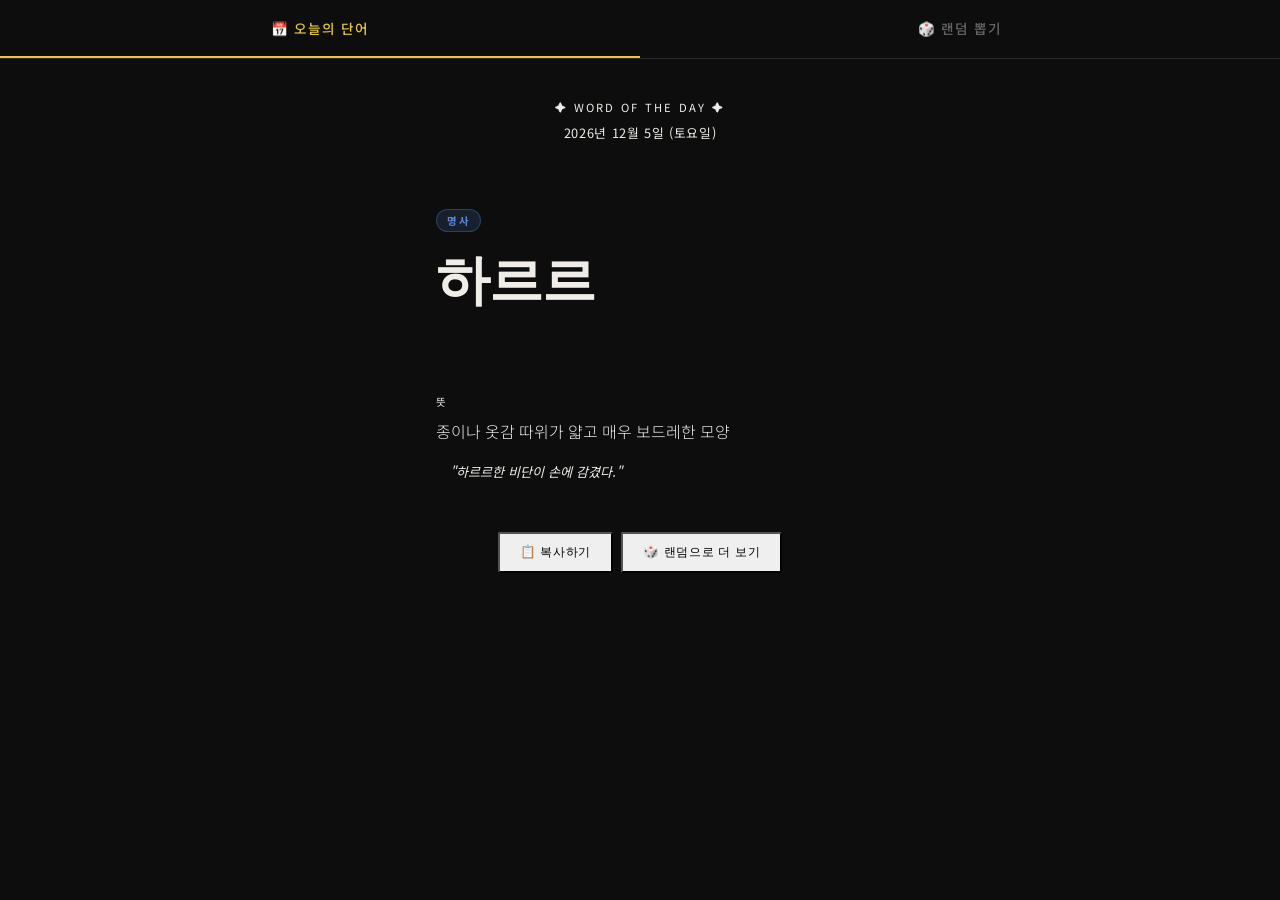
<file: index.html>
<!DOCTYPE html>

<html lang="ko">
<head>
<meta charset="UTF-8">
<meta name="viewport" content="width=device-width, initial-scale=1.0, viewport-fit=cover">
<title>한국어 단어 뽑기</title>

<!-- ── 아이폰 홈 화면 추가 설정 ── -->

<meta name="apple-mobile-web-app-capable" content="yes">
<meta name="apple-mobile-web-app-status-bar-style" content="black-translucent">
<meta name="apple-mobile-web-app-title" content="단어뽑기">
<meta name="theme-color" content="#0d0d0d">
<meta name="mobile-web-app-capable" content="yes">
<link rel="apple-touch-icon" href="data:image/svg+xml,%3Csvg xmlns='http://www.w3.org/2000/svg' width='180' height='180' viewBox='0 0 180 180'%3E%3Crect width='180' height='180' rx='36' fill='%230d0d0d'/%3E%3Ccircle cx='90' cy='90' r='70' fill='%231a1a1a'/%3E%3Ctext x='90' y='72' font-family='serif' font-size='52' fill='%23e8c547' text-anchor='middle' dominant-baseline='middle'%3E字%3C/text%3E%3Ctext x='90' y='128' font-family='sans-serif' font-size='20' fill='%23f0ede8' text-anchor='middle'%3E단어뽑기%3C/text%3E%3C/svg%3E">

<link href="https://fonts.googleapis.com/css2?family=Noto+Serif+KR:wght@400;700;900&family=Noto+Sans+KR:wght@300;400;500;700&display=swap" rel="stylesheet">
<style>
  :root {
    --bg:#0d0d0d; --surface:#161616; --surface2:#1e1e1e; --border:#2a2a2a;
    --text:#f0ede8; --muted:#666; --dim:#444; --accent:#e8c547;
  }
  *{margin:0;padding:0;box-sizing:border-box;}
  body{background:var(--bg);color:var(--text);font-family:'Noto Sans KR',sans-serif;min-height:100vh;display:flex;flex-direction:column;align-items:center;}
  .tabs{width:100%;display:flex;border-bottom:1px solid var(--border);position:sticky;top:0;background:var(--bg);z-index:10;}
  .tab{flex:1;padding:18px;text-align:center;font-size:0.85rem;letter-spacing:0.08em;color:var(--muted);cursor:pointer;border-bottom:2px solid transparent;transition:all 0.2s;font-weight:500;}
  .tab.active{color:var(--accent);border-bottom-color:var(--accent);}
  .page{display:none;width:100%;padding:40px 20px 60px;align-items:center;flex-direction:column;}
  .page.active{display:flex;}

/* WOD */
.wod-header{text-align:center;margin-bottom:32px;}
.wod-label{font-size:0.7rem;letter-spacing:0.2em;color:var(–accent);margin-bottom:8px;display:block;}
.wod-date{font-size:0.8rem;color:var(–muted);letter-spacing:0.05em;}
.big-card{width:min(480px,92vw);border:1px solid var(–border);border-radius:4px;overflow:hidden;background:var(–surface);margin-bottom:24px;}
.big-card-top{padding:32px 36px 28px;border-bottom:1px solid var(–border);}
.cat-pill{display:inline-block;font-size:0.65rem;letter-spacing:0.15em;padding:3px 10px;border-radius:20px;margin-bottom:20px;font-weight:700;}
.big-word{font-family:‘Noto Serif KR’,serif;font-size:clamp(2rem,8vw,3.4rem);font-weight:900;line-height:1.1;letter-spacing:-0.02em;margin-bottom:8px;}
.big-reading{font-size:1rem;color:var(–accent);letter-spacing:0.15em;min-height:1.4em;}
.big-card-bottom{padding:24px 36px;}
.meaning-label{font-size:0.65rem;letter-spacing:0.15em;color:var(–muted);margin-bottom:8px;display:block;}
.meaning-text{font-size:1rem;line-height:1.75;color:var(–text);margin-bottom:16px;font-weight:300;}
.example-text{font-size:0.82rem;color:var(–dim);line-height:1.7;font-style:italic;border-left:2px solid var(–border);padding-left:14px;}
.share-row{display:flex;gap:8px;justify-content:center;flex-wrap:wrap;}
.share-btn{background:var(–surface2);border:1px solid var(–border);color:var(–muted);padding:10px 20px;font-size:0.78rem;letter-spacing:0.05em;cursor:pointer;border-radius:2px;transition:all 0.2s;font-family:‘Noto Sans KR’,sans-serif;}
.share-btn:hover{color:var(–text);border-color:var(–dim);}

/* RANDOM */
.filter-row{display:flex;flex-wrap:wrap;gap:6px;justify-content:center;margin-bottom:32px;max-width:600px;}
.filter-btn{padding:7px 16px;border-radius:2px;border:1px solid var(–border);background:transparent;color:var(–muted);font-size:0.78rem;letter-spacing:0.06em;cursor:pointer;transition:all 0.18s;font-family:‘Noto Sans KR’,sans-serif;}
.filter-btn:hover{border-color:var(–dim);color:var(–text);}
.filter-btn.on{color:#000;font-weight:700;}
.roll-area{width:min(480px,92vw);margin-bottom:24px;}
.roll-card{background:var(–surface);border:1px solid var(–border);border-radius:4px;padding:40px 36px;text-align:center;min-height:300px;display:flex;flex-direction:column;align-items:center;justify-content:center;gap:14px;position:relative;overflow:hidden;}
.roll-card::before{content:’’;position:absolute;top:0;left:0;right:0;height:2px;background:var(–accent);transform:scaleX(0);transition:transform 0.4s ease;transform-origin:left;}
.roll-card.loaded::before{transform:scaleX(1);}
.roll-word{font-family:‘Noto Serif KR’,serif;font-size:clamp(1.8rem,7vw,3rem);font-weight:900;letter-spacing:-0.02em;line-height:1.2;}
.roll-reading{font-size:0.9rem;color:var(–accent);letter-spacing:0.15em;min-height:1.2em;}
.roll-meaning{font-size:0.92rem;color:#aaa;line-height:1.75;max-width:340px;font-weight:300;}
.roll-example{font-size:0.78rem;color:var(–dim);font-style:italic;max-width:320px;line-height:1.65;}
.roll-divider{width:40px;height:1px;background:var(–border);}
.placeholder-text{color:var(–muted);font-size:0.9rem;letter-spacing:0.08em;}
.btn-big{width:min(480px,92vw);padding:18px;background:var(–accent);color:#000;border:none;font-family:‘Noto Serif KR’,serif;font-size:1.05rem;font-weight:900;letter-spacing:0.1em;cursor:pointer;border-radius:2px;transition:all 0.2s;margin-bottom:16px;}
.btn-big:hover{background:#f0d050;transform:translateY(-1px);}
.btn-big:active{transform:translateY(0);}
.count-line{font-size:0.72rem;color:var(–muted);letter-spacing:0.12em;margin-bottom:32px;}
.history-wrap{width:min(480px,92vw);}
.history-title{font-size:0.68rem;letter-spacing:0.15em;color:var(–muted);margin-bottom:12px;text-align:center;}
.history-chips{display:flex;flex-wrap:wrap;gap:6px;justify-content:center;}
.chip{font-size:0.75rem;padding:5px 12px;border:1px solid var(–border);border-radius:20px;color:var(–muted);cursor:pointer;transition:all 0.15s;font-family:‘Noto Serif KR’,serif;}
.chip:hover{color:var(–text);border-color:var(–dim);}

/* stats badge */
.stats-row{display:flex;gap:8px;flex-wrap:wrap;justify-content:center;margin-bottom:24px;max-width:480px;}
.stat-badge{font-size:0.7rem;padding:4px 12px;border:1px solid var(–border);border-radius:20px;color:var(–muted);}

@keyframes fadeUp{from{opacity:0;transform:translateY(12px)}to{opacity:1;transform:translateY(0)}}
.fade-in{animation:fadeUp 0.35s ease forwards;}

.c-명사{background:rgba(90,139,224,0.15);color:#5a8be0;border:1px solid rgba(90,139,224,0.3);}
.c-형용사{background:rgba(90,184,140,0.15);color:#5ab88c;border:1px solid rgba(90,184,140,0.3);}
.c-성어{background:rgba(232,197,71,0.15);color:#e8c547;border:1px solid rgba(232,197,71,0.3);}
.c-속담{background:rgba(224,90,58,0.15);color:#e05a3a;border:1px solid rgba(224,90,58,0.3);}
.c-의성어{background:rgba(155,90,224,0.15);color:#9b5ae0;border:1px solid rgba(155,90,224,0.3);}
.c-의태어{background:rgba(90,224,212,0.15);color:#5ae0d4;border:1px solid rgba(90,224,212,0.3);}

.toast{position:fixed;bottom:30px;left:50%;transform:translateX(-50%);background:var(–surface2);border:1px solid var(–border);color:var(–text);padding:10px 24px;font-size:0.8rem;border-radius:2px;opacity:0;transition:opacity 0.2s;pointer-events:none;z-index:100;}
.toast.show{opacity:1;}
</style>

</head>
<body>

<div class="tabs">
  <div class="tab active" onclick="showPage('wod',this)">📅 오늘의 단어</div>
  <div class="tab" onclick="showPage('random',this)">🎲 랜덤 뽑기</div>
</div>

<!-- 오늘의 단어 -->

<div class="page active" id="page-wod">
  <div class="wod-header">
    <span class="wod-label">✦ WORD OF THE DAY ✦</span>
    <div class="wod-date" id="todayDate"></div>
  </div>
  <div class="big-card">
    <div class="big-card-top">
      <div class="cat-pill" id="wodCat"></div>
      <div class="big-word" id="wodWord"></div>
      <div class="big-reading" id="wodReading"></div>
    </div>
    <div class="big-card-bottom">
      <span class="meaning-label">뜻</span>
      <div class="meaning-text" id="wodMeaning"></div>
      <div class="example-text" id="wodExample"></div>
    </div>
  </div>
  <div class="share-row">
    <button class="share-btn" onclick="copyWod()">📋 복사하기</button>
    <button class="share-btn" onclick="document.querySelectorAll('.tab')[1].click()">🎲 랜덤으로 더 보기</button>
  </div>
</div>

<!-- 랜덤 뽑기 -->

<div class="page" id="page-random">
  <div class="filter-row">
    <button class="filter-btn on" id="f-all" style="background:#e8c547;border-color:#e8c547;" onclick="toggleFilter('all',this)">전체</button>
    <button class="filter-btn" id="f-명사"   onclick="toggleFilter('명사',this)">명사</button>
    <button class="filter-btn" id="f-형용사" onclick="toggleFilter('형용사',this)">형용사</button>
    <button class="filter-btn" id="f-성어"   onclick="toggleFilter('성어',this)">성어</button>
    <button class="filter-btn" id="f-속담"   onclick="toggleFilter('속담',this)">속담</button>
    <button class="filter-btn" id="f-의성어" onclick="toggleFilter('의성어',this)">의성어</button>
    <button class="filter-btn" id="f-의태어" onclick="toggleFilter('의태어',this)">의태어</button>
  </div>
  <div class="stats-row" id="statsRow"></div>
  <div class="roll-area">
    <div class="roll-card" id="rollCard">
      <span class="placeholder-text">아래 버튼을 눌러 단어를 뽑아보세요 ✦</span>
    </div>
  </div>
  <button class="btn-big" onclick="roll()">✦ 단어 뽑기 ✦</button>
  <div class="count-line" id="rollCount">0번 뽑음</div>
  <div class="history-wrap" id="historyWrap" style="display:none">
    <div class="history-title">최근 뽑은 단어 (클릭하면 다시 보기)</div>
    <div class="history-chips" id="historyChips"></div>
  </div>
</div>

<div class="toast" id="toast"></div>

<script>
// ══════════════════════════════════════════════
//  DATA  (명사 50 / 형용사 40 / 성어 60 / 속담 35 / 의성어 40 / 의태어 40)
// ══════════════════════════════════════════════
const data = {

// ─── 명사 (50개) ──────────────────────────────
명사: [
  {word:"노을",r:"",m:"해가 질 때 하늘이 붉게 물드는 현상",e:"\"저녁 노을이 너무 아름답다.\""},
  {word:"여백",r:"",m:"글씨나 그림 없이 비어 있는 공간, 또는 마음의 여유",e:"\"여백의 미가 느껴지는 그림이다.\""},
  {word:"그리움",r:"",m:"멀리 있거나 잃어버린 것을 몹시 생각하는 마음",e:"\"고향에 대한 그리움이 밀려왔다.\""},
  {word:"서리",r:"",m:"기온이 내려가 대기 중의 수증기가 얼어붙은 것",e:"\"아침 풀잎에 서리가 내렸다.\""},
  {word:"해돋이",r:"",m:"해가 떠오르는 현상, 또는 그 광경",e:"\"새해 해돋이를 보러 동해안에 갔다.\""},
  {word:"무지개",r:"",m:"비 온 뒤 햇빛이 굴절되어 생기는 일곱 색의 호",e:"\"비 그치고 무지개가 떴다.\""},
  {word:"추억",r:"",m:"지나간 일을 돌이켜 생각함, 또는 그 기억",e:"\"어린 시절 추억이 새록새록 떠오른다.\""},
  {word:"달무리",r:"",m:"달 주위에 생기는 흰 테두리",e:"\"달무리가 지니 내일 비가 오겠구나.\""},
  {word:"소나기",r:"",m:"갑자기 세차게 내리다가 곧 그치는 비",e:"\"갑자기 소나기가 쏟아졌다.\""},
  {word:"새벽",r:"",m:"밤이 끝나고 날이 밝아 올 무렵",e:"\"새벽 공기가 차갑고 맑다.\""},
  {word:"봄볕",r:"",m:"봄철의 따뜻하고 포근한 햇빛",e:"\"봄볕 아래 꽃들이 만발했다.\""},
  {word:"나들이",r:"",m:"가까운 곳에 구경이나 기분 전환을 위해 나가는 일",e:"\"가족과 봄 나들이를 다녀왔다.\""},
  {word:"물안개",r:"",m:"강이나 호수 위에 피어오르는 안개",e:"\"새벽 강가에 물안개가 자욱했다.\""},
  {word:"낙엽",r:"",m:"가을에 나무에서 떨어지는 잎",e:"\"발밑에서 낙엽이 바스락거렸다.\""},
  {word:"햇살",r:"",m:"햇빛이 뻗쳐 나오는 줄기",e:"\"따사로운 햇살이 방 안을 가득 채웠다.\""},
  {word:"눈꽃",r:"",m:"나뭇가지 등에 눈이 쌓여 꽃처럼 보이는 것",e:"\"산에는 눈꽃이 만발해 있었다.\""},
  {word:"들녘",r:"",m:"넓게 펼쳐진 들판",e:"\"가을 들녘이 황금빛으로 물들었다.\""},
  {word:"이슬",r:"",m:"밤사이 공기 중의 수분이 차가운 물체에 맺힌 물방울",e:"\"풀잎 위에 이슬이 맺혔다.\""},
  {word:"설렘",r:"",m:"마음이 가볍게 들뜨고 흥분되는 느낌",e:"\"여행 전날 밤 설렘으로 잠을 못 잤다.\""},
  {word:"여운",r:"",m:"소리나 감동이 끝난 뒤에도 남아 있는 느낌",e:"\"영화가 끝난 후에도 여운이 오래 남았다.\""},
  {word:"고요",r:"",m:"아무 소리 없이 조용하고 평화로운 상태",e:"\"심야의 고요 속에 책을 읽었다.\""},
  {word:"별빛",r:"",m:"별이 내뿜는 빛",e:"\"밤하늘의 별빛이 쏟아질 듯 빛났다.\""},
  {word:"첫눈",r:"",m:"그 해 겨울에 처음으로 내리는 눈",e:"\"첫눈이 오는 날 약속을 했다.\""},
  {word:"오솔길",r:"",m:"좁고 호젓한 길",e:"\"오솔길을 따라 걸으며 생각에 잠겼다.\""},
  {word:"강바람",r:"",m:"강에서 불어오는 바람",e:"\"저녁 강바람이 시원하게 불어왔다.\""},
  {word:"정취",r:"",m:"그 분위기에서 느껴지는 운치와 흥취",e:"\"가을 산의 정취가 물씬 풍겼다.\""},
  {word:"윤슬",r:"",m:"햇빛이나 달빛에 비치어 반짝이는 잔물결",e:"\"바다 위의 윤슬이 눈부시게 빛났다.\""},
  {word:"다솜",r:"",m:"사랑, 애틋한 사랑 (순우리말)",e:"\"그 눈빛 속에 다솜이 담겨 있었다.\""},
  {word:"가람",r:"",m:"강(江)의 순우리말",e:"\"가람처럼 유유히 흘러가는 삶.\""},
  {word:"나래",r:"",m:"날개의 방언, 날개를 뜻하는 순우리말",e:"\"나래를 펼치고 훨훨 날아가고 싶다.\""},
  {word:"하늬바람",r:"",m:"서쪽에서 불어오는 바람",e:"\"하늬바람이 시원하게 불어왔다.\""},
  {word:"소소리바람",r:"",m:"이른 봄에 차갑고 음산하게 부는 바람",e:"\"소소리바람이 불어 살짝 한기가 느껴졌다.\""},
  {word:"늘솔길",r:"",m:"언제나 솔바람이 불어오는 길",e:"\"늘솔길을 걸으면 마음이 정화된다.\""},
  {word:"누리",r:"",m:"세상, 세계를 뜻하는 순우리말",e:"\"온 누리에 평화가 가득하길.\""},
  {word:"가온",r:"",m:"가운데, 세상의 중심이라는 뜻의 순우리말",e:"\"그는 언제나 사람들 가온에 있었다.\""},
  {word:"먼산바라기",r:"",m:"그저 먼 산을 향해 시선을 두고 있는 것",e:"\"창밖으로 먼산바라기를 하며 생각에 잠겼다.\""},
  {word:"하르르",r:"",m:"종이나 옷감 따위가 얇고 매우 보드레한 모양",e:"\"하르르한 비단이 손에 감겼다.\""},
  {word:"미소",r:"",m:"소리 없이 빙긋이 웃는 웃음",e:"\"그녀의 미소가 따뜻했다.\""},
  {word:"흔적",r:"",m:"지나간 사물이나 일이 남긴 자국",e:"\"눈 위에 발자국 흔적이 남았다.\""},
  {word:"새소리",r:"",m:"새가 지저귀는 소리",e:"\"아침에 새소리를 들으며 눈을 떴다.\""},
  {word:"기척",r:"",m:"사람이 있다는 것을 느끼게 하는 동작이나 소리",e:"\"방 안에서 기척이 들렸다.\""},
  {word:"어스름",r:"",m:"해 질 녘이나 새벽에 어둑어둑한 상태",e:"\"어스름이 깔리는 저녁 무렵.\""},
  {word:"길목",r:"",m:"길의 중요한 통로나 요소가 되는 곳",e:"\"마을 길목에서 그를 기다렸다.\""},
  {word:"한들바람",r:"",m:"부드럽게 흔들리는 바람",e:"\"한들바람이 풀잎을 살랑이게 했다.\""},
  {word:"붙박이별",r:"",m:"변함없이 한 자리에 있는 별, 북극성",e:"\"붙박이별처럼 변함없이 그 자리를 지켰다.\""},
  {word:"소솜",r:"",m:"소나기가 한 번 내리는 동안, 아주 짧은 시간",e:"\"소솜만에 비가 그쳤다.\""},
  {word:"두레",r:"",m:"농촌에서 힘든 일을 함께 하기 위한 공동 협력 조직",e:"\"두레를 이루어 논밭을 함께 일구었다.\""},
  {word:"마루",r:"",m:"산이나 언덕의 꼭대기, 또는 집 안의 넓은 공간",e:"\"산마루에서 바라본 전경이 장관이었다.\""},
  {word:"봄내음",r:"",m:"봄철에 나는 풋풋하고 싱그러운 냄새",e:"\"봄내음이 코끝에 스쳤다.\""},
  {word:"안개꽃",r:"",m:"꽃다발에 곁들이는 잔잔한 흰 꽃",e:"\"장미와 안개꽃으로 꽃다발을 만들었다.\""},
],

// ─── 형용사 (40개) ────────────────────────────
형용사: [
  {word:"포근하다",r:"",m:"따뜻하고 부드러워 아늑한 느낌이 있다",e:"\"이불이 포근해서 일어나기 싫다.\""},
  {word:"아스라하다",r:"",m:"기억이나 모습이 희미하게 멀다",e:"\"그 기억이 아스라하게 남아있다.\""},
  {word:"나지막하다",r:"",m:"높이나 소리가 조금 낮다",e:"\"나지막한 목소리로 속삭였다.\""},
  {word:"싱그럽다",r:"",m:"풋풋하고 향기로운 느낌이 있다",e:"\"봄 풀 향기가 싱그럽다.\""},
  {word:"애틋하다",r:"",m:"마음에 사무쳐 안타깝고 슬프다",e:"\"이별이 너무 애틋하다.\""},
  {word:"아련하다",r:"",m:"기억이나 감정이 희미하게 남아있다",e:"\"아련한 첫사랑의 기억.\""},
  {word:"넉넉하다",r:"",m:"모자람이 없이 여유가 있다",e:"\"넉넉한 인심이 느껴진다.\""},
  {word:"다소곳하다",r:"",m:"조용하고 얌전하게 고개를 숙이고 있다",e:"\"다소곳이 앉아 이야기를 들었다.\""},
  {word:"물씬하다",r:"",m:"냄새나 기운이 강하게 풍기다",e:"\"봄 향기가 물씬 풍겨온다.\""},
  {word:"가녀리다",r:"",m:"몸이나 목소리가 가늘고 약하다",e:"\"가녀린 목소리로 노래를 불렀다.\""},
  {word:"아늑하다",r:"",m:"포근하고 편안한 느낌이 있다",e:"\"아늑한 카페에서 책을 읽었다.\""},
  {word:"고즈넉하다",r:"",m:"고요하고 아늑한 느낌이 있다",e:"\"고즈넉한 산사에서 마음이 편안해졌다.\""},
  {word:"오롯하다",r:"",m:"모자람이 없이 온전하다",e:"\"오롯한 달빛이 마당을 비췄다.\""},
  {word:"촉촉하다",r:"",m:"약간 젖어서 부드러운 느낌이 있다",e:"\"비 온 뒤 흙냄새가 촉촉하다.\""},
  {word:"따스하다",r:"",m:"온기가 있어 기분 좋게 따뜻하다",e:"\"따스한 봄볕에 기분이 좋아졌다.\""},
  {word:"나른하다",r:"",m:"몸이 피곤하여 기운이 없고 늘어지는 느낌이 있다",e:"\"점심 후에 나른하게 졸음이 왔다.\""},
  {word:"소담스럽다",r:"",m:"탐스럽고 소복하게 쌓여 있어 정겨운 느낌이 있다",e:"\"소담스럽게 쌓인 눈이 마을을 덮었다.\""},
  {word:"수더분하다",r:"",m:"성격이 까다롭지 않고 순하며 무던하다",e:"\"그는 참 수더분한 사람이다.\""},
  {word:"야무지다",r:"",m:"일을 하는 것이 빈틈없이 단단하고 실하다",e:"\"저 아이는 참 야무지다.\""},
  {word:"탐스럽다",r:"",m:"욕심이 날 만큼 좋거나 크고 아름답다",e:"\"탐스럽게 열린 사과를 따 먹었다.\""},
  {word:"풋풋하다",r:"",m:"아직 익지 않아 신선하고 생기가 있다",e:"\"풋풋한 20대 시절이 그립다.\""},
  {word:"하염없다",r:"",m:"어떤 상태가 끝없이 계속되다",e:"\"하염없이 창밖을 바라봤다.\""},
  {word:"허전하다",r:"",m:"무언가 빠진 것처럼 텅 빈 느낌이 있다",e:"\"친구가 떠난 뒤 마음이 허전하다.\""},
  {word:"흐뭇하다",r:"",m:"마음에 흡족하여 매우 기쁘다",e:"\"아이의 성장을 보며 흐뭇했다.\""},
  {word:"기특하다",r:"",m:"하는 짓이나 생각이 남달리 갸륵하다",e:"\"어린 나이에 이런 생각을 하다니 기특하다.\""},
  {word:"도란도란하다",r:"",m:"여럿이 나직하게 이야기하는 소리가 정답다",e:"\"가족이 도란도란하게 이야기를 나눴다.\""},
  {word:"무르익다",r:"",m:"충분히 익거나 성숙하다",e:"\"가을이 무르익어 단풍이 절정이다.\""},
  {word:"성글다",r:"",m:"촘촘하지 않고 사이가 넓다",e:"\"성긴 구름 사이로 달빛이 비쳤다.\""},
  {word:"어설프다",r:"",m:"일 처리나 행동이 익숙하지 않아 서투르다",e:"\"처음이라 솜씨가 어설프다.\""},
  {word:"아기자기하다",r:"",m:"작고 예쁜 것들이 모여 귀여운 느낌이 있다",e:"\"아기자기한 소품들로 방을 꾸몄다.\""},
  {word:"살갑다",r:"",m:"정이 넘쳐 따뜻하고 다정하다",e:"\"살가운 인사로 손님을 맞이했다.\""},
  {word:"서늘하다",r:"",m:"서늘하게 조금 차고 시원한 느낌이 있다",e:"\"가을 저녁 공기가 서늘하다.\""},
  {word:"구수하다",r:"",m:"된장국이나 보리차처럼 깊고 맛있는 냄새나 맛이 나다",e:"\"구수한 된장찌개 냄새가 풍겨왔다.\""},
  {word:"다사롭다",r:"",m:"따뜻하고 정이 많다",e:"\"다사로운 봄날에 산책을 즐겼다.\""},
  {word:"짜릿하다",r:"",m:"전기에 감전된 듯 강한 자극이나 흥분을 느끼다",e:"\"짜릿한 역전승에 모두 환호했다.\""},
  {word:"묵직하다",r:"",m:"무게가 있고 둔중한 느낌이 있다",e:"\"묵직한 책임감을 느꼈다.\""},
  {word:"깜찍하다",r:"",m:"행동이나 모양이 작고 귀여워서 재치 있다",e:"\"깜찍한 표정으로 장난을 쳤다.\""},
  {word:"뿌듯하다",r:"",m:"마음이 가득 차서 만족스럽고 흐뭇하다",e:"\"목표를 이루고 나니 뿌듯했다.\""},
  {word:"오손도손하다",r:"",m:"정답게 함께 어울려 사는 모양이 있다",e:"\"온 가족이 오손도손 모여 앉았다.\""},
  {word:"하르르하다",r:"",m:"종이나 옷감 따위가 얇고 매우 보드레하다",e:"\"하르르한 명주 천이 바람에 날렸다.\""},
],

// ─── 성어 (60개 / 이자·삼자·사자·오자이상 혼합) ───
성어: [
  // ── 이자성어 (二字成語) ──
  {word:"자강",r:"自强",m:"스스로 힘써 강해짐",e:"\"자강하지 않으면 남에게 의존하게 된다.\""},
  {word:"인내",r:"忍耐",m:"괴로움이나 어려움을 참고 견딤",e:"\"인내는 쓰고 그 열매는 달다.\""},
  {word:"극기",r:"克己",m:"자신의 욕망이나 감정을 이겨냄",e:"\"극기로 유혹을 이겨냈다.\""},
  {word:"불굴",r:"不屈",m:"어떤 어려움에도 굴하지 않음",e:"\"불굴의 의지로 정상에 올랐다.\""},
  {word:"경천",r:"敬天",m:"하늘을 공경함",e:"\"경천애인을 삶의 좌우명으로 삼았다.\""},
  // ── 삼자성어 (三字成語) ──
  {word:"삼고초려",r:"三顧草廬",m:"인재를 얻기 위해 세 번이나 찾아가 청함",e:"\"삼고초려 끝에 그를 영입할 수 있었다.\""},
  {word:"오비이락",r:"烏飛梨落",m:"까마귀 날자 배 떨어진다. 공교롭게 때를 같이해 의심받음",e:"\"오비이락이라고 억울하게 의심받았다.\""},
  {word:"반포지효",r:"反哺之孝",m:"자식이 자라 부모의 은혜에 보답하는 효성",e:"\"반포지효를 다하는 자녀가 되고 싶다.\""},
  {word:"풍수지탄",r:"風樹之嘆",m:"효도하려 할 때 이미 부모가 돌아가셔서 슬픔을 느낌",e:"\"풍수지탄이 되지 않도록 부모님께 효도하자.\""},
  // ── 사자성어 (四字成語) ──
  {word:"일석이조",r:"一石二鳥",m:"돌 하나로 새 두 마리를 잡는다. 한 번에 두 가지 이익",e:"\"운동도 되고 친구도 만나니 일석이조다.\""},
  {word:"청출어람",r:"靑出於藍",m:"쪽에서 나온 파랑이 쪽보다 파랗다. 제자가 스승보다 뛰어남",e:"\"그 제자는 청출어람이라 할 만하다.\""},
  {word:"우공이산",r:"愚公移山",m:"어떤 일이든 끊임없이 노력하면 이룬다",e:"\"우공이산의 정신으로 꾸준히 공부했다.\""},
  {word:"오리무중",r:"五里霧中",m:"무슨 일인지 도무지 알 수 없는 상태",e:"\"사건의 진상은 여전히 오리무중이다.\""},
  {word:"호연지기",r:"浩然之氣",m:"하늘과 땅 사이에 가득한 넓고 강한 기운",e:"\"대자연 속에서 호연지기를 길렀다.\""},
  {word:"군계일학",r:"群鷄一鶴",m:"닭 무리 속의 한 마리 학. 평범한 중 뛰어난 인물",e:"\"그는 동기들 중 군계일학이었다.\""},
  {word:"전화위복",r:"轉禍爲福",m:"화가 바뀌어 복이 됨",e:"\"실패가 전화위복이 될 줄은 몰랐다.\""},
  {word:"형설지공",r:"螢雪之功",m:"반딧불·눈빛으로 공부한 노력. 어렵게 이룬 성과",e:"\"형설지공으로 의사가 된 이야기.\""},
  {word:"온고지신",r:"溫故知新",m:"옛 것을 익혀 새 것을 앎",e:"\"온고지신의 자세로 역사를 공부한다.\""},
  {word:"살신성인",r:"殺身成仁",m:"몸을 희생하여 인을 이룸",e:"\"살신성인의 정신으로 동료를 구했다.\""},
  {word:"과유불급",r:"過猶不及",m:"지나침은 모자람만 못하다",e:"\"과유불급, 욕심을 부리다 오히려 망쳤다.\""},
  {word:"견물생심",r:"見物生心",m:"물건을 보면 가지고 싶은 욕심이 생긴다",e:"\"견물생심이라더니 진열대 앞에서 발이 묶였다.\""},
  {word:"동병상련",r:"同病相憐",m:"같은 처지의 사람끼리 서로 불쌍히 여김",e:"\"동병상련으로 두 사람은 금세 친해졌다.\""},
  {word:"마이동풍",r:"馬耳東風",m:"말 귀에 동풍. 남의 말을 전혀 귀담아 듣지 않음",e:"\"아무리 충고해도 마이동풍이다.\""},
  {word:"사면초가",r:"四面楚歌",m:"사방이 적으로 둘러싸여 고립된 상태",e:"\"어느 편도 없이 사면초가에 몰렸다.\""},
  {word:"새옹지마",r:"塞翁之馬",m:"인생의 길흉화복은 미리 알 수 없다",e:"\"새옹지마라 하니 낙심하지 마라.\""},
  {word:"아전인수",r:"我田引水",m:"자기 논에 물 대기. 자기에게 유리하게 해석함",e:"\"그의 해석은 완전한 아전인수다.\""},
  {word:"어부지리",r:"漁父之利",m:"둘이 싸우는 사이에 제삼자가 이익을 얻음",e:"\"두 회사가 경쟁하는 사이 어부지리를 챙겼다.\""},
  {word:"이심전심",r:"以心傳心",m:"마음에서 마음으로 전해짐",e:"\"말하지 않아도 이심전심으로 통했다.\""},
  {word:"자업자득",r:"自業自得",m:"자신이 한 일의 결과를 자신이 받음",e:"\"노력 안 하고 낙제한 것은 자업자득이다.\""},
  {word:"죽마고우",r:"竹馬故友",m:"어릴 때부터 함께 자란 오랜 친구",e:"\"그는 죽마고우라 뭐든 털어놓을 수 있다.\""},
  {word:"천고마비",r:"天高馬肥",m:"하늘은 높고 말은 살찐다. 가을을 뜻함",e:"\"천고마비의 계절, 가을 하늘이 높다.\""},
  {word:"촌철살인",r:"寸鐵殺人",m:"짧은 말로 핵심을 찌름",e:"\"그의 한 마디는 촌철살인이었다.\""},
  {word:"칠전팔기",r:"七顚八起",m:"일곱 번 넘어지고 여덟 번 일어남. 거듭 포기하지 않음",e:"\"칠전팔기의 정신으로 결국 합격했다.\""},
  {word:"타산지석",r:"他山之石",m:"다른 산의 돌도 내 옥을 가는 데 쓸 수 있다. 남의 실패도 교훈이 됨",e:"\"그의 실패를 타산지석으로 삼았다.\""},
  {word:"노마지지",r:"老馬之智",m:"경험을 쌓은 사람이 갖춘 지혜",e:"\"노마지지라, 베테랑의 조언은 다르다.\""},
  {word:"부화뇌동",r:"附和雷同",m:"줏대 없이 남의 의견에 맹목적으로 동조함",e:"\"분위기에 부화뇌동하지 말고 주관을 가져라.\""},
  {word:"와신상담",r:"臥薪嘗膽",m:"원수를 갚으려고 괴롭고 어려운 일을 참고 겪음",e:"\"와신상담으로 재기에 성공했다.\""},
  {word:"권토중래",r:"捲土重來",m:"한 번 실패하였다가 세력을 회복하여 다시 쳐들어옴",e:"\"권토중래를 노리며 조용히 실력을 길렀다.\""},
  {word:"괄목상대",r:"刮目相對",m:"눈을 비비고 다시 본다. 놀랄 만큼 성장함",e:"\"한 학기 만에 괄목상대할 실력이 되었다.\""},
  {word:"주경야독",r:"晝耕夜讀",m:"낮에는 밭을 갈고 밤에는 책을 읽음. 어렵게 공부함",e:"\"주경야독으로 대학에 합격했다.\""},
  {word:"금석지교",r:"金石之交",m:"쇠와 돌처럼 변함없는 굳은 사귐",e:"\"두 사람은 금석지교를 나눴다.\""},
  {word:"화조풍월",r:"花鳥風月",m:"꽃과 새와 바람과 달. 천지간의 아름다운 경치",e:"\"화조풍월을 즐기며 한가롭게 지냈다.\""},
  {word:"지피지기",r:"知彼知己",m:"적을 알고 나를 알면 백 번 싸워도 위태롭지 않다",e:"\"지피지기면 백전백승이라 했다.\""},
  {word:"회자정리",r:"會者定離",m:"만나는 사람은 반드시 헤어지게 마련",e:"\"회자정리, 이별을 받아들이기로 했다.\""},
  {word:"거자일소",r:"去者日疎",m:"떠난 사람은 날이 갈수록 멀어진다",e:"\"거자일소라더니 연락이 점점 뜸해졌다.\""},
  {word:"일취월장",r:"日就月將",m:"날이 가고 달이 갈수록 발전함",e:"\"꾸준히 연습하니 일취월장하고 있다.\""},
  {word:"절차탁마",r:"切磋琢磨",m:"학문이나 덕행을 갈고 닦음",e:"\"절차탁마의 자세로 기술을 연마했다.\""},
  {word:"역지사지",r:"易地思之",m:"처지를 바꾸어 생각해봄",e:"\"역지사지로 상대방의 입장을 이해해야 한다.\""},
  {word:"다다익선",r:"多多益善",m:"많으면 많을수록 좋다",e:"\"경험은 다다익선이다.\""},
  {word:"노발대발",r:"怒發大發",m:"몹시 화가 나 크게 성을 냄",e:"\"그 소식을 듣고 노발대발했다.\""},
  {word:"배수지진",r:"背水之陣",m:"강을 등지고 친 진. 목숨을 걸고 결사적으로 임함",e:"\"배수지진의 각오로 마지막 도전에 나섰다.\""},
  // ── 오자이상 성어 ──
  {word:"남아수독오거서",r:"男兒須讀五車書",m:"남자라면 다섯 수레의 책은 읽어야 한다",e:"\"남아수독오거서라, 독서는 아무리 해도 부족하다.\""},
  {word:"수신제가치국평천하",r:"修身齊家治國平天下",m:"자신을 닦고 집안을 바로잡고 나라를 다스리고 천하를 평화롭게 함",e:"\"수신제가치국평천하, 먼저 자신을 다스려야 한다.\""},
  {word:"출필곡반필면",r:"出必告反必面",m:"밖에 나갈 때 아뢰고 돌아와서 얼굴을 보여드린다",e:"\"출필곡반필면이 예절의 기본이다.\""},
  {word:"혼정신성",r:"昏定晨省",m:"조석으로 부모의 안부를 물어 살핌",e:"\"혼정신성의 효도를 실천했다.\""},
  {word:"근묵자흑근주자적",r:"近墨者黑近朱者赤",m:"먹을 가까이하면 검어지고 주사를 가까이하면 붉어진다. 환경의 중요성",e:"\"근묵자흑근주자적, 좋은 친구를 사귀어야 한다.\""},
],

// ─── 속담 (35개) ──────────────────────────────
속담: [
  {word:"가는 말이 고와야 오는 말이 곱다",r:"",m:"자신이 남에게 좋게 해야 남도 자신에게 잘 대한다",e:"\"먼저 친절하게 대해야 상대도 친절해진다.\""},
  {word:"천 리 길도 한 걸음부터",r:"",m:"아무리 큰 일도 작은 것에서 시작한다",e:"\"포기하지 말고 한 걸음씩 나아가자.\""},
  {word:"호랑이도 제 말 하면 온다",r:"",m:"이야기하고 있을 때 마침 그 사람이 나타남",e:"\"마침 딱 나타났네, 호랑이도 제 말 하면 온다더니.\""},
  {word:"공든 탑이 무너지랴",r:"",m:"정성껏 노력한 일은 결코 헛되지 않음",e:"\"공든 탑이 무너지랴, 열심히 하면 된다.\""},
  {word:"바늘 도둑이 소도둑 된다",r:"",m:"나쁜 버릇은 작은 것에서 시작해 점점 커진다",e:"\"처음부터 나쁜 습관은 들이지 마라.\""},
  {word:"말 한마디에 천 냥 빚을 갚는다",r:"",m:"말을 잘하면 어려운 상황도 해결할 수 있다",e:"\"말의 힘은 이렇게 크다.\""},
  {word:"세 살 버릇 여든까지 간다",r:"",m:"어릴 때 생긴 버릇은 늙어도 고치기 어렵다",e:"\"어릴 때부터 좋은 습관을 길러야 한다.\""},
  {word:"우물 안 개구리",r:"",m:"세상이 넓은 줄 모르고 자신의 좁은 세계만 안다",e:"\"해외에 나가보니 내가 우물 안 개구리였다.\""},
  {word:"빈 수레가 요란하다",r:"",m:"실속 없는 사람이 겉으로 더 떠들고 까불다",e:"\"말만 많고 행동이 없다, 빈 수레가 요란하지.\""},
  {word:"가랑비에 옷 젖는 줄 모른다",r:"",m:"조금씩 해를 입어도 처음에는 알아채지 못한다",e:"\"조금씩 쓰는 돈이 모이면 크다.\""},
  {word:"등잔 밑이 어둡다",r:"",m:"가까이 있는 것을 오히려 잘 모른다",e:"\"범인이 바로 옆에 살았다니, 등잔 밑이 어둡네.\""},
  {word:"꿩 먹고 알 먹고",r:"",m:"한 가지 일로 두 가지 이득을 봄",e:"\"경치도 좋고 건강도 좋아지니 꿩 먹고 알 먹기네.\""},
  {word:"고생 끝에 낙이 온다",r:"",m:"힘든 일을 겪고 나면 반드시 좋은 일이 생긴다",e:"\"고생 끝에 낙이 온다니 조금만 더 버텨보자.\""},
  {word:"구슬이 서 말이라도 꿰어야 보배",r:"",m:"아무리 좋은 것도 완성해야 가치가 있다",e:"\"아이디어만 많고 실천이 없으면 소용없다.\""},
  {word:"낮말은 새가 듣고 밤말은 쥐가 듣는다",r:"",m:"어디서든 말을 조심해야 한다",e:"\"낮말은 새가 듣는다, 항상 말 조심해라.\""},
  {word:"남의 떡이 더 커 보인다",r:"",m:"자신의 것보다 남의 것이 더 좋아 보인다",e:"\"남의 직장이 더 좋아 보이는 법이다.\""},
  {word:"될성부른 나무는 떡잎부터 알아본다",r:"",m:"장래가 촉망되는 사람은 어릴 때부터 남다르다",e:"\"어릴 때부터 재능이 보이더니 역시 대단하다.\""},
  {word:"배보다 배꼽이 더 크다",r:"",m:"주가 되는 것보다 부수적인 것이 더 크다",e:"\"수수료가 원금보다 많다니, 배보다 배꼽이 크네.\""},
  {word:"사공이 많으면 배가 산으로 간다",r:"",m:"주도자가 너무 많으면 일이 잘못된 방향으로 흐른다",e:"\"의견이 너무 많아 회의가 엉뚱한 방향으로 흘렀다.\""},
  {word:"쇠뿔도 단김에 빼라",r:"",m:"어떤 일이든 하려고 마음먹었을 때 바로 해야 한다",e:"\"쇠뿔도 단김에 빼라, 지금 바로 시작하자.\""},
  {word:"아니 땐 굴뚝에 연기 날까",r:"",m:"원인 없이 결과가 생기지 않는다",e:"\"소문이 났다면 뭔가 이유가 있을 것이다.\""},
  {word:"지렁이도 밟으면 꿈틀한다",r:"",m:"아무리 순한 사람도 심하게 건드리면 반항한다",e:"\"조용한 사람도 계속 무시하면 폭발할 수 있다.\""},
  {word:"티끌 모아 태산",r:"",m:"작은 것도 모이면 큰 것이 된다",e:"\"티끌 모아 태산, 조금씩 저축하면 목돈이 된다.\""},
  {word:"가재는 게 편",r:"",m:"비슷한 처지나 종류의 것끼리 서로 편이 된다",e:"\"가재는 게 편이라더니 역시 같은 편을 드는구나.\""},
  {word:"모로 가도 서울만 가면 된다",r:"",m:"방법이 어떻든 목적만 이루면 된다",e:"\"어떤 방법으로든 결과를 내면 된다.\""},
  {word:"하늘이 무너져도 솟아날 구멍이 있다",r:"",m:"아무리 절망적인 상황에도 살아날 방법은 있다",e:"\"하늘이 무너져도 솟아날 구멍이 있다고 믿자.\""},
  {word:"원수는 외나무다리에서 만난다",r:"",m:"피하고 싶은 사람과 결국 불편한 자리에서 만나게 된다",e:"\"원수는 외나무다리에서 만난다더니 딱 마주쳤다.\""},
  {word:"뛰는 놈 위에 나는 놈 있다",r:"",m:"아무리 뛰어난 사람도 그보다 나은 사람이 있다",e:"\"뛰는 놈 위에 나는 놈 있으니 겸손해야 한다.\""},
  {word:"그 나물에 그 밥",r:"",m:"서로 비슷비슷하여 어울리거나 별 차이가 없다",e:"\"그 나물에 그 밥, 둘 다 비슷한 수준이다.\""},
  {word:"겉 다르고 속 다르다",r:"",m:"겉으로 보이는 것과 속마음이 다르다",e:"\"겉 다르고 속 다른 사람은 조심해야 한다.\""},
  {word:"찬물도 위아래가 있다",r:"",m:"아무리 사소한 일도 지켜야 할 순서와 예절이 있다",e:"\"찬물도 위아래가 있으니 어른께 먼저 드려라.\""},
  {word:"입에 쓴 약이 몸에 좋다",r:"",m:"듣기 싫은 충고가 사실 도움이 된다",e:"\"입에 쓴 약이 몸에 좋다고, 잔소리에도 귀 기울여.\""},
  {word:"소 잃고 외양간 고친다",r:"",m:"일이 다 잘못된 뒤에 수습하려 함",e:"\"소 잃고 외양간 고치는 격으로 이제야 대비책을 세웠다.\""},
  {word:"바람 앞의 등불",r:"",m:"매우 위태로운 처지",e:"\"그 회사는 지금 바람 앞의 등불 신세다.\""},
  {word:"김칫국부터 마신다",r:"",m:"되지도 않은 일을 이미 된 것처럼 미리 기대함",e:"\"합격도 하기 전에 김칫국부터 마시지 마라.\""},
],

// ─── 의성어 (40개) ────────────────────────────
의성어: [
  {word:"졸졸",r:"",m:"작은 물이 끊임없이 흐르는 소리",e:"\"시냇물이 졸졸 흐른다.\""},
  {word:"쨍그랑",r:"",m:"유리나 쇠붙이가 부딪혀 나는 소리",e:"\"컵이 떨어져 쨍그랑 소리가 났다.\""},
  {word:"우르릉쾅쾅",r:"",m:"천둥이 치거나 큰 것이 무너지는 소리",e:"\"천둥이 우르릉쾅쾅 쳤다.\""},
  {word:"쏴아",r:"",m:"비나 물이 세차게 쏟아지는 소리",e:"\"소나기가 쏴아 퍼붓기 시작했다.\""},
  {word:"사각사각",r:"",m:"연필로 쓰거나 눈을 밟는 소리",e:"\"눈 위를 사각사각 걸어갔다.\""},
  {word:"딸랑딸랑",r:"",m:"작은 방울이 흔들리는 소리",e:"\"고양이 목에 달린 방울이 딸랑딸랑.\""},
  {word:"퍼덕퍼덕",r:"",m:"새가 날개를 세차게 치는 소리",e:"\"새들이 퍼덕퍼덕 날아올랐다.\""},
  {word:"콸콸",r:"",m:"물이 한꺼번에 세차게 흘러내리는 소리",e:"\"수도꼭지에서 물이 콸콸 나왔다.\""},
  {word:"뚝딱뚝딱",r:"",m:"망치질하는 소리 또는 빠르게 일하는 소리",e:"\"목수가 뚝딱뚝딱 집을 지었다.\""},
  {word:"바스락바스락",r:"",m:"마른 잎이나 종이가 스치는 소리",e:"\"낙엽 위를 걸으니 바스락바스락.\""},
  {word:"찰랑찰랑",r:"",m:"물이 가볍게 넘칠 듯이 흔들리는 소리",e:"\"컵에 물이 찰랑찰랑 차 있다.\""},
  {word:"왁자지껄",r:"",m:"여러 사람이 떠들썩하게 떠드는 소리",e:"\"운동장이 아이들 소리로 왁자지껄하다.\""},
  {word:"쿵쾅쿵쾅",r:"",m:"무거운 것이 세게 부딪히거나 떨어지는 소리",e:"\"위층에서 쿵쾅쿵쾅 뛰는 소리가 났다.\""},
  {word:"삐걱삐걱",r:"",m:"나무나 쇠붙이가 맞닿아 비틀릴 때 나는 소리",e:"\"오래된 마루가 삐걱삐걱 소리를 냈다.\""},
  {word:"쨍쨍",r:"",m:"햇빛이 강하게 내리쬐거나 금속이 맑게 울리는 소리",e:"\"여름 햇볕이 쨍쨍 내리쬔다.\""},
  {word:"보글보글",r:"",m:"액체가 끓어오를 때 나는 소리",e:"\"찌개가 보글보글 끓고 있다.\""},
  {word:"철썩철썩",r:"",m:"파도나 물결이 세게 부딪히는 소리",e:"\"파도가 바위에 철썩철썩 부딪혔다.\""},
  {word:"드르렁드르렁",r:"",m:"깊이 잠들어 코 고는 소리",e:"\"아버지가 드르렁드르렁 코를 골았다.\""},
  {word:"팡팡",r:"",m:"총이나 폭발물이 터지는 소리",e:"\"불꽃놀이가 팡팡 터졌다.\""},
  {word:"뻐꾹뻐꾹",r:"",m:"뻐꾸기가 우는 소리",e:"\"숲속에서 뻐꾹뻐꾹 소리가 들려왔다.\""},
  {word:"쪼르르",r:"",m:"액체가 좁은 틈으로 빠르게 흐르는 소리",e:"\"물이 쪼르르 흘러내렸다.\""},
  {word:"탁탁",r:"",m:"딱딱한 것이 가볍게 부딪히는 소리",e:"\"칠판을 탁탁 두드리며 주의를 끌었다.\""},
  {word:"와그르르",r:"",m:"단단한 것이 한꺼번에 무너지거나 쏟아지는 소리",e:"\"쌓아둔 책들이 와그르르 쏟아졌다.\""},
  {word:"키득키득",r:"",m:"참지 못해 새어 나오는 웃음소리",e:"\"그 얘기를 듣고 키득키득 웃음이 나왔다.\""},
  {word:"후루룩",r:"",m:"물이나 죽 따위를 세게 빨아 들이마시는 소리",e:"\"국수를 후루룩 소리 내어 먹었다.\""},
  {word:"꼬르륵",r:"",m:"배 속에서 나는 소리",e:"\"배가 고파 꼬르륵 소리가 났다.\""},
  {word:"또각또각",r:"",m:"굽 있는 구두를 신고 걸을 때 나는 소리",e:"\"복도에서 또각또각 발소리가 들렸다.\""},
  {word:"낑낑",r:"",m:"힘을 주거나 고통스러울 때 내는 소리",e:"\"무거운 짐을 들며 낑낑댔다.\""},
  {word:"폴짝폴짝",r:"",m:"가볍게 자꾸 뛰어오르는 소리",e:"\"아이들이 폴짝폴짝 뛰며 놀았다.\""},
  {word:"쌕쌕",r:"",m:"가는 숨을 자꾸 내쉬는 소리",e:"\"천식 환자가 쌕쌕 숨을 쉬었다.\""},
  {word:"멍멍",r:"",m:"개가 짖는 소리",e:"\"강아지가 멍멍 짖으며 반겼다.\""},
  {word:"야옹야옹",r:"",m:"고양이가 우는 소리",e:"\"배고픈 고양이가 야옹야옹 울었다.\""},
  {word:"두두둑",r:"",m:"빗방울이나 작은 것들이 연이어 떨어지는 소리",e:"\"굵은 빗방울이 두두둑 창문을 두들겼다.\""},
  {word:"오들오들",r:"",m:"몸이 춥거나 두려워 심하게 떠는 소리",e:"\"추위에 오들오들 몸을 떨었다.\""},
  {word:"꽥꽥",r:"",m:"오리나 거위가 우는 소리",e:"\"연못의 오리들이 꽥꽥 울어댔다.\""},
  {word:"지지직",r:"",m:"전기가 흐르거나 기름에 무언가 튀길 때 나는 소리",e:"\"마이크에서 지지직 잡음이 났다.\""},
  {word:"부글부글",r:"",m:"액체가 거세게 끓는 소리, 또는 화가 치밀어오르는 느낌",e:"\"속에서 화가 부글부글 끓어올랐다.\""},
  {word:"찌르르",r:"",m:"벌레 우는 소리 또는 전기가 흐르는 느낌",e:"\"귀뚜라미가 찌르르 울었다.\""},
  {word:"와르르",r:"",m:"많은 것이 한꺼번에 쏟아지거나 무너지는 소리",e:"\"담벼락이 와르르 무너졌다.\""},
  {word:"두근두근",r:"",m:"가슴이 설레거나 긴장하여 빨리 뛰는 소리",e:"\"발표 직전에 가슴이 두근두근했다.\""},
],

// ─── 의태어 (40개) ────────────────────────────
의태어: [
  {word:"살랑살랑",r:"",m:"바람이 가볍고 부드럽게 부는 모양",e:"\"봄바람이 살랑살랑 불어온다.\""},
  {word:"아장아장",r:"",m:"어린아이가 걷는 귀여운 모양",e:"\"아기가 아장아장 걸어왔다.\""},
  {word:"반짝반짝",r:"",m:"빛이 밝고 선명하게 빛나는 모양",e:"\"별이 반짝반짝 빛난다.\""},
  {word:"너울너울",r:"",m:"크고 부드럽게 흔들리는 모양",e:"\"파도가 너울너울 밀려왔다.\""},
  {word:"흔들흔들",r:"",m:"천천히 좌우로 흔들리는 모양",e:"\"그네가 흔들흔들 움직인다.\""},
  {word:"포동포동",r:"",m:"살이 통통하게 올라 부드러운 모양",e:"\"아기 볼이 포동포동하다.\""},
  {word:"하늘하늘",r:"",m:"얇은 천이 가볍게 날리는 모양",e:"\"드레스가 하늘하늘 흩날렸다.\""},
  {word:"꼬불꼬불",r:"",m:"구부러지고 꼬인 모양",e:"\"꼬불꼬불한 산길을 따라 올라갔다.\""},
  {word:"뒤뚱뒤뚱",r:"",m:"오리처럼 좌우로 흔들며 걷는 모양",e:"\"오리가 뒤뚱뒤뚱 걸어간다.\""},
  {word:"방글방글",r:"",m:"소리 없이 밝고 귀엽게 웃는 모양",e:"\"아기가 방글방글 웃는다.\""},
  {word:"나풀나풀",r:"",m:"얇고 가벼운 것이 가볍게 떠서 흔들리는 모양",e:"\"나비가 나풀나풀 날아다닌다.\""},
  {word:"어슬렁어슬렁",r:"",m:"천천히 이리저리 거닐며 돌아다니는 모양",e:"\"고양이가 어슬렁어슬렁 걸어왔다.\""},
  {word:"스멀스멀",r:"",m:"작은 벌레 같은 것이 기어 다니는 듯한 모양",e:"\"오싹한 느낌이 스멀스멀 올라왔다.\""},
  {word:"번쩍번쩍",r:"",m:"빛이 순간적으로 매우 밝게 빛나는 모양",e:"\"번개가 번쩍번쩍 내리쳤다.\""},
  {word:"울퉁불퉁",r:"",m:"표면이 고르지 않고 높낮이가 있는 모양",e:"\"울퉁불퉁한 돌길을 걸었다.\""},
  {word:"촐랑촐랑",r:"",m:"가볍고 경솔하게 자꾸 까불거리는 모양",e:"\"강아지가 꼬리를 촐랑촐랑 흔들었다.\""},
  {word:"구불구불",r:"",m:"여러 번 구부러지며 굽은 모양",e:"\"강이 구불구불 흐른다.\""},
  {word:"둥실둥실",r:"",m:"가볍고 부드럽게 떠서 움직이는 모양",e:"\"풍선이 하늘에 둥실둥실 떠올랐다.\""},
  {word:"사뿐사뿐",r:"",m:"발소리가 나지 않게 가볍게 걷는 모양",e:"\"고양이가 사뿐사뿐 걸어왔다.\""},
  {word:"가물가물",r:"",m:"불꽃이나 빛이 희미하게 자꾸 깜빡이는 모양",e:"\"촛불이 가물가물 흔들렸다.\""},
  {word:"우물쭈물",r:"",m:"말이나 행동을 분명하게 하지 못하고 망설이는 모양",e:"\"대답하지 못하고 우물쭈물했다.\""},
  {word:"끄덕끄덕",r:"",m:"고개를 아래위로 자꾸 가볍게 끄덕이는 모양",e:"\"이야기를 들으며 끄덕끄덕 고개를 끄덕였다.\""},
  {word:"주뼛주뼛",r:"",m:"겁이 나거나 부끄러워 머뭇거리는 모양",e:"\"낯선 사람 앞에서 주뼛주뼛 서 있었다.\""},
  {word:"질퍽질퍽",r:"",m:"진흙이나 반죽이 질게 늘어붙는 모양",e:"\"비 온 뒤 길이 질퍽질퍽했다.\""},
  {word:"어기적어기적",r:"",m:"몸을 좌우로 흔들며 느리게 걷는 모양",e:"\"곰이 어기적어기적 걸어왔다.\""},
  {word:"데굴데굴",r:"",m:"둥근 것이 계속 구르는 모양",e:"\"공이 데굴데굴 굴러갔다.\""},
  {word:"바글바글",r:"",m:"벌레나 사람 등이 아주 많이 모여 있는 모양",e:"\"시장이 사람들로 바글바글했다.\""},
  {word:"알록달록",r:"",m:"여러 가지 밝은 빛깔이 드문드문 섞여 있는 모양",e:"\"알록달록한 색깔의 꽃들이 피었다.\""},
  {word:"아롱다롱",r:"",m:"여러 가지 빛깔이 촘촘하게 어우러진 모양",e:"\"아롱다롱한 무늬의 옷을 입었다.\""},
  {word:"비틀비틀",r:"",m:"몸이 중심을 잃어 좌우로 기우뚱거리는 모양",e:"\"피곤한 나머지 비틀비틀 걸어왔다.\""},
  {word:"꼿꼿하다",r:"",m:"굽히지 않고 곧게 바로 선 모양",e:"\"꼿꼿한 자세로 서 있었다.\""},
  {word:"두리번두리번",r:"",m:"여기저기 자꾸 살피며 눈을 이리저리 돌리는 모양",e:"\"길을 잃어 두리번두리번 주위를 살폈다.\""},
  {word:"옹기종기",r:"",m:"작고 귀여운 것들이 모여 있는 모양",e:"\"아이들이 옹기종기 모여 앉았다.\""},
  {word:"오순도순",r:"",m:"정답게 사이좋게 어울리는 모양",e:"\"온 가족이 오순도순 앉아 이야기했다.\""},
  {word:"알쏭달쏭",r:"",m:"이해하기 어려워 헷갈리는 모양",e:"\"수수께끼가 알쏭달쏭해서 답을 못 맞혔다.\""},
  {word:"들쑥날쑥",r:"",m:"크기나 높이가 고르지 않은 모양",e:"\"들쑥날쑥한 성적에 선생님이 걱정했다.\""},
  {word:"흐물흐물",r:"",m:"물체가 완전히 무르거나 흐늘어진 모양",e:"\"오래 끓인 면이 흐물흐물해졌다.\""},
  {word:"으쌰으쌰",r:"",m:"힘을 내어 격려하거나 응원하는 모양",e:"\"팀원들이 으쌰으쌰 힘을 모았다.\""},
  {word:"알콩달콩",r:"",m:"서로 정답고 사랑스럽게 어울리는 모양",e:"\"신혼부부가 알콩달콩 살아가고 있다.\""},
  {word:"허둥지둥",r:"",m:"당황하거나 바빠서 갈팡질팡하는 모양",e:"\"지각을 해서 허둥지둥 준비했다.\""},
],

}; // end data

// ── 필드 정규화 (r→reading, m→meaning, e→example) ──
Object.values(data).forEach(arr => arr.forEach(item => {
  item.reading = item.r || '';
  item.meaning = item.m || '';
  item.example = item.e || '';
}));

const catColors = {명사:'#5a8be0',형용사:'#5ab88c',성어:'#e8c547',속담:'#e05a3a',의성어:'#9b5ae0',의태어:'#5ae0d4'};
const allItems = Object.entries(data).flatMap(([cat,items]) => items.map(i=>({...i,cat})));

// show stats badges
function renderStats() {
  const row = document.getElementById('statsRow');
  row.innerHTML = Object.entries(data).map(([cat,items]) =>
    `<span class="stat-badge" style="border-color:${catColors[cat]}44;color:${catColors[cat]}">${cat} ${items.length}</span>`
  ).join('') + `<span class="stat-badge">총 ${allItems.length}개</span>`;
}
renderStats();

let activeCats = new Set(['all']);
let rollCount = 0;
let rollHistory = [];

// ── TABS ──
function showPage(id,el){
  document.querySelectorAll('.page').forEach(p=>p.classList.remove('active'));
  document.querySelectorAll('.tab').forEach(t=>t.classList.remove('active'));
  document.getElementById('page-'+id).classList.add('active');
  el.classList.add('active');
}

// ── WOD ──
function initWod(){
  const d=new Date();
  const days=['일','월','화','수','목','금','토'];
  document.getElementById('todayDate').textContent=`${d.getFullYear()}년 ${d.getMonth()+1}월 ${d.getDate()}일 (${days[d.getDay()]}요일)`;
  const key=d.getFullYear()*10000+(d.getMonth()+1)*100+d.getDate();
  const item=allItems[key%allItems.length];
  document.getElementById('wodCat').textContent=item.cat;
  document.getElementById('wodCat').className='cat-pill c-'+item.cat;
  document.getElementById('wodWord').textContent=item.word;
  document.getElementById('wodReading').textContent=item.reading||'';
  document.getElementById('wodMeaning').textContent=item.meaning;
  document.getElementById('wodExample').textContent=item.example||'';
}

function copyWod(){
  const d=new Date();
  const days=['일','월','화','수','목','금','토'];
  const dateStr=`${d.getFullYear()}년 ${d.getMonth()+1}월 ${d.getDate()}일 (${days[d.getDay()]}요일)`;
  const key=d.getFullYear()*10000+(d.getMonth()+1)*100+d.getDate();
  const item=allItems[key%allItems.length];
  const text=`[오늘의 한국어 단어] ${dateStr}\n\n【${item.cat}】 ${item.word}${item.reading?' ('+item.reading+')':''}\n뜻: ${item.meaning}\n예문: ${item.example}`;
  navigator.clipboard.writeText(text).then(()=>showToast('클립보드에 복사됨 ✓'));
}

// ── FILTER ──
function toggleFilter(cat,btn){
  const allBtn=document.getElementById('f-all');
  if(cat==='all'){
    activeCats=new Set(['all']);
    document.querySelectorAll('.filter-btn').forEach(b=>{b.classList.remove('on');b.style.cssText='';});
    btn.classList.add('on');
    btn.style.background='#e8c547';btn.style.borderColor='#e8c547';btn.style.color='#000';
    return;
  }
  allBtn.classList.remove('on');allBtn.style.cssText='';
  activeCats.delete('all');
  if(activeCats.has(cat)){
    activeCats.delete(cat);btn.classList.remove('on');btn.style.cssText='';
  } else {
    activeCats.add(cat);btn.classList.add('on');
    const c=catColors[cat];btn.style.background=c;btn.style.borderColor=c;btn.style.color='#000';
  }
  if(activeCats.size===0) toggleFilter('all',allBtn);
}

// ── ROLL ──
function getPool(){if(activeCats.has('all'))return allItems;return allItems.filter(i=>activeCats.has(i.cat));}

function renderCard(card,item){
  card.classList.remove('loaded');card.innerHTML='';void card.offsetWidth;
  setTimeout(()=>{
    card.classList.add('loaded');
    card.innerHTML=`
      <div class="cat-pill c-${item.cat} fade-in">${item.cat}</div>
      <div class="roll-word fade-in" style="animation-delay:.05s">${item.word}</div>
      ${item.reading?`<div class="roll-reading fade-in" style="animation-delay:.1s">${item.reading}</div>`:''}
      <div class="roll-divider fade-in" style="animation-delay:.12s"></div>
      <div class="roll-meaning fade-in" style="animation-delay:.15s">${item.meaning}</div>
      ${item.example?`<div class="roll-example fade-in" style="animation-delay:.2s">${item.example}</div>`:''}
    `;
  },60);
}

function roll(){
  const pool=getPool();
  const item=pool[Math.floor(Math.random()*pool.length)];
  renderCard(document.getElementById('rollCard'),item);
  rollCount++;
  document.getElementById('rollCount').textContent=`${rollCount}번 뽑음`;
  rollHistory.unshift(item);
  if(rollHistory.length>14) rollHistory.pop();
  renderHistory();
}

function renderHistory(){
  const wrap=document.getElementById('historyWrap');
  wrap.style.display=rollHistory.length?'block':'none';
  document.getElementById('historyChips').innerHTML=rollHistory.map((item,i)=>
    `<span class="chip" onclick="showHist(${i})" style="border-color:${catColors[item.cat]}44;color:${catColors[item.cat]}">${item.word}</span>`
  ).join('');
}

function showHist(i){renderCard(document.getElementById('rollCard'),rollHistory[i]);}

function showToast(msg){
  const t=document.getElementById('toast');
  t.textContent=msg;t.classList.add('show');
  setTimeout(()=>t.classList.remove('show'),2200);
}

initWod();
</script>

</body>
</html>
</file>
